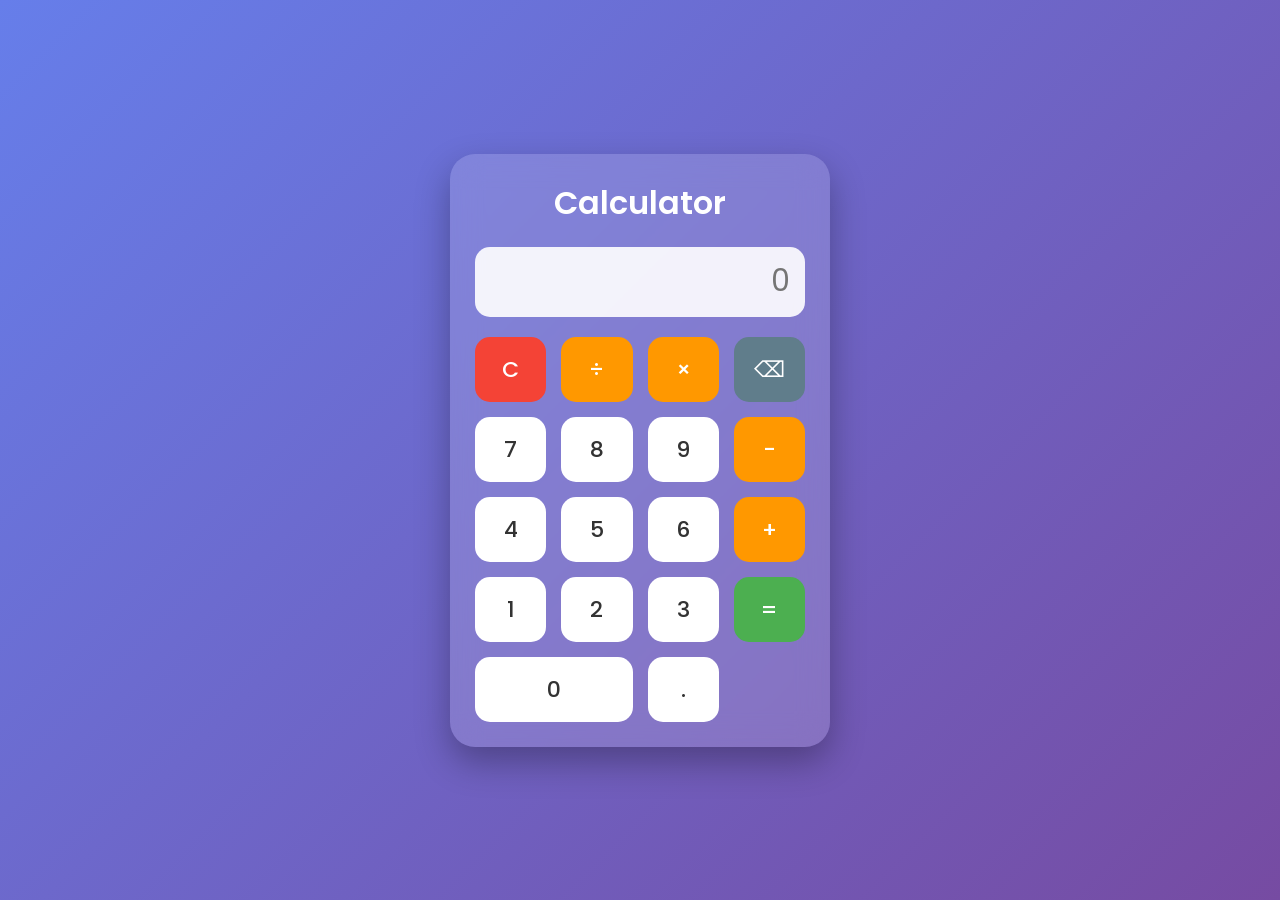
<file: Index.html>
<!DOCTYPE html>
<html lang="en">
<head>
    <meta charset="UTF-8">
    <meta name="viewport" content="width=device-width, initial-scale=1.0">
    <title>CodeAlpha Calculator</title>

    <!-- CSS File -->
    <link rel="stylesheet" href="design2.css">
</head>

<body>

    <div class="calculator">

        <h1>Calculator</h1>

        <!-- Display -->
        <input type="text" id="display" readonly placeholder="0">

        <!-- Buttons -->
        <div class="buttons">

            <!-- Row 1 -->
            <button class="clear-btn">C</button>
            <button class="operator">÷</button>
            <button class="operator">×</button>
            <button class="delete-btn">⌫</button>

            <!-- Row 2 -->
            <button class="number">7</button>
            <button class="number">8</button>
            <button class="number">9</button>
            <button class="operator">-</button>

            <!-- Row 3 -->
            <button class="number">4</button>
            <button class="number">5</button>
            <button class="number">6</button>
            <button class="operator">+</button>

            <!-- Row 4 -->
            <button class="number">1</button>
            <button class="number">2</button>
            <button class="number">3</button>
            <button class="equal-btn">=</button>

            <!-- Row 5 -->
            <button class="number zero">0</button>
            <button class="number">.</button>

        </div>

    </div>

    <!-- JavaScript File -->
    <script src="script2.js"></script>

</body>
</html>
</file>
<file: design2.css>
@import url('https://fonts.googleapis.com/css2?family=Poppins:wght@300;400;500;600&display=swap');

*{
    margin: 0;
    padding: 0;
    box-sizing: border-box;
    font-family: 'Poppins', sans-serif;
}

body{
    display: flex;
    justify-content: center;
    align-items: center;
    min-height: 100vh;
    background: linear-gradient(135deg, #667eea, #764ba2);
    padding: 20px;
}

.calculator{
    width: 100%;
    max-width: 380px;
    background: rgba(255, 255, 255, 0.15);
    backdrop-filter: blur(15px);
    border-radius: 25px;
    padding: 25px;
    box-shadow: 0 15px 35px rgba(0,0,0,0.3);
}

.calculator h1{
    text-align: center;
    color: #ffffff;
    margin-bottom: 20px;
    font-size: 32px;
    font-weight: 600;
}

#display{
    width: 100%;
    height: 70px;
    border: none;
    outline: none;
    border-radius: 15px;
    padding: 15px;
    margin-bottom: 20px;
    font-size: 30px;
    text-align: right;
    background: rgba(255,255,255,0.9);
    color: #333;
}

.buttons{
    display: grid;
    grid-template-columns: repeat(4, 1fr);
    gap: 15px;
}

.buttons button{
    height: 65px;
    border: none;
    border-radius: 15px;
    font-size: 22px;
    font-weight: 500;
    cursor: pointer;
    transition: all 0.3s ease;
}

.buttons button:hover{
    transform: translateY(-3px);
}

.number{
    background: #ffffff;
    color: #333;
}

.number:hover{
    background: #f1f1f1;
}

.operator{
    background: #ff9800;
    color: white;
}

.operator:hover{
    background: #fb8c00;
}

.clear-btn{
    background: #f44336;
    color: white;
}

.clear-btn:hover{
    background: #e53935;
}

.delete-btn{
    background: #607d8b;
    color: white;
}

.delete-btn:hover{
    background: #546e7a;
}

.equal-btn{
    background: #4caf50;
    color: white;
    grid-row: span 2;
}

.equal-btn:hover{
    background: #43a047;
}

.zero{
    grid-column: span 2;
}

@media (max-width: 480px){

    .calculator{
        padding: 20px;
    }

    .calculator h1{
        font-size: 28px;
    }

    #display{
        height: 60px;
        font-size: 24px;
    }

    .buttons button{
        height: 55px;
        font-size: 18px;
    }
}
</file>
